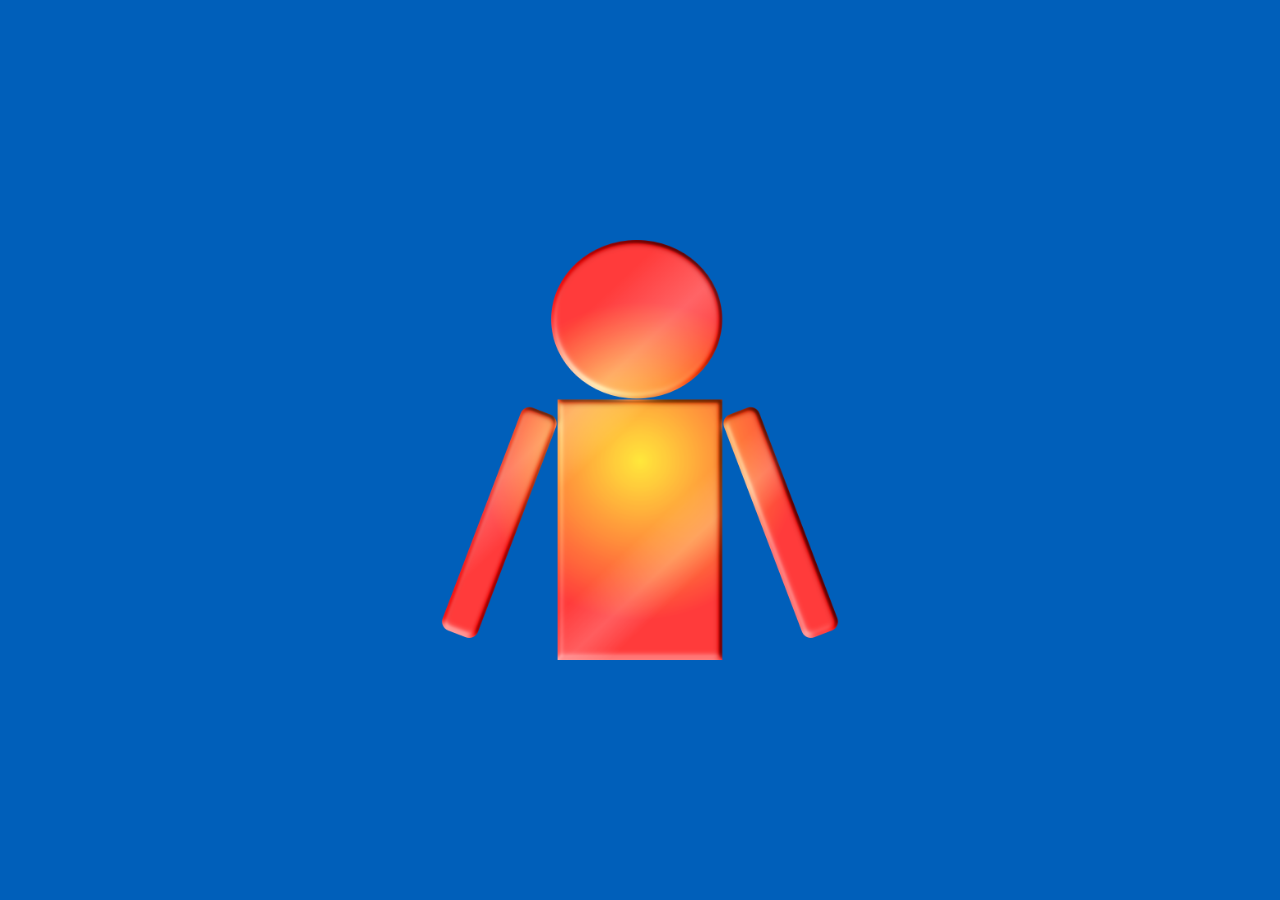
<file: index.html>
<!doctype html>
<html lang="en">
  <head>
    <meta charset="utf-8" />
    <meta name="viewport" content="width=device-width, initial-scale=1, viewport-fit=cover" />
    <meta name="theme-color" content="#005FBA" />
    <meta name="apple-mobile-web-app-capable" content="yes" />
    <meta name="apple-mobile-web-app-title" content="SST" />
    <meta name="apple-mobile-web-app-status-bar-style" content="black-translucent" />
    <title>Simple Symptom Tracker</title>
    <link rel="manifest" href="manifest.webmanifest" />
    <link rel="apple-touch-icon" href="icons/apple-touch-icon-180.png" />
    <link rel="icon" href="icons/icon-192.png" />
    <link rel="stylesheet" href="styles.css" />
  </head>
  <body>
    <section id="splash" class="splash" aria-label="Simple Symptom Tracker loading">
      <img src="assets/splash-logo.svg" alt="Simple Symptom Tracker" />
    </section>

    <div id="app" class="app is-hidden">
      <main>
        <section class="page flow-page" id="setup-choice-page">
          <div class="theme-row">
            <span>Light/Dark</span>
            <label class="switch" aria-label="Dark mode">
              <input id="setup-theme-toggle" type="checkbox" />
              <span></span>
            </label>
          </div>
          <div class="soft-section center-section">
            <p class="big-question">Would you like to do first time setup?</p>
            <div class="choice-row">
              <button class="primary" id="setup-yes" type="button">Yes</button>
              <button class="secondary" id="setup-no" type="button">No</button>
            </div>
          </div>
        </section>

        <section class="page flow-page is-hidden" id="ab-choice-page">
          <div class="theme-row"><span>Light/Dark</span><label class="switch"><input data-theme-toggle type="checkbox" /><span></span></label></div>
          <div class="soft-section center-section">
            <p class="big-question">Will you be performing an A/B test?</p>
            <p class="muted">This labels entries so you can compare two phases later.</p>
            <div class="choice-row">
              <button class="primary" id="ab-yes" type="button">Yes</button>
              <button class="secondary" id="ab-no" type="button">No</button>
            </div>
          </div>
        </section>

        <section class="page flow-page is-hidden" id="ab-config-page">
          <div class="theme-row"><span>Light/Dark</span><label class="switch"><input data-theme-toggle type="checkbox" /><span></span></label></div>
          <div class="soft-section center-section">
            <h1>A/B test duration</h1>
            <label class="field"><span>Duration</span><input id="ab-duration" inputmode="numeric" maxlength="3" value="14" /></label>
            <div class="choice-row">
              <button class="primary" id="ab-days" type="button">Days</button>
              <button class="secondary" id="ab-months" type="button">Months</button>
            </div>
            <button class="primary full-width" id="ab-config-next" type="button">Next</button>
          </div>
        </section>

        <section class="page flow-page is-hidden" id="condition-choice-page">
          <div class="theme-row"><span>Light/Dark</span><label class="switch"><input data-theme-toggle type="checkbox" /><span></span></label></div>
          <div class="soft-section center-section">
            <p class="big-question">Do you want to enter your current condition?</p>
            <div class="choice-row">
              <button class="primary" id="condition-yes" type="button">Yes</button>
              <button class="secondary" id="condition-no" type="button">No</button>
            </div>
          </div>
        </section>

        <section class="page flow-page is-hidden" id="condition-entry-page">
          <div class="theme-row"><span>Light/Dark</span><label class="switch"><input data-theme-toggle type="checkbox" /><span></span></label></div>
          <div class="soft-section center-section">
            <h1>Current condition</h1>
            <div class="slider-block">
              <label class="slider-row"><span><strong>Physical</strong><output id="setup-physical-output">5</output></span><input id="setup-physical" type="range" min="1" max="10" value="5" /></label>
              <label class="slider-row"><span><strong>Mental</strong><output id="setup-mental-output">5</output></span><input id="setup-mental" type="range" min="1" max="10" value="5" /></label>
            </div>
            <label class="field"><span>Notes (optional)</span><span class="speech-field"><textarea id="setup-condition-notes" rows="4"></textarea><button class="mic-button" data-speech-target="setup-condition-notes" type="button">Mic</button></span></label>
            <button class="primary full-width" id="condition-entry-next" type="button">Next</button>
          </div>
        </section>

        <section class="page flow-page is-hidden" id="name-page">
          <div class="theme-row"><span>Light/Dark</span><label class="switch"><input data-theme-toggle type="checkbox" /><span></span></label></div>
          <div class="soft-section center-section">
            <h1>Create your profile</h1>
            <p class="muted">We will save this profile and use it when you record.</p>
            <label class="field"><span>First name</span><span class="speech-field"><input id="first-name" autocomplete="given-name" /><button class="mic-button" data-speech-target="first-name" type="button">Mic</button></span></label>
            <label class="field"><span>Last name (optional)</span><span class="speech-field"><input id="last-name" autocomplete="family-name" /><button class="mic-button" data-speech-target="last-name" type="button">Mic</button></span></label>
            <button class="primary full-width" id="save-profile-start" type="button">Start Recording</button>
          </div>
        </section>

        <section class="page is-hidden" id="record-page">
          <header class="record-header">
            <div class="profile-lockup"><img src="assets/splash-logo.svg" alt="" aria-hidden="true" /><div><strong id="record-profile-name">Profile</strong><button class="secondary small-button" id="switch-profile" type="button">Switch</button></div></div>
            <button class="icon-button" id="settings-button" type="button" aria-label="Settings"><svg aria-hidden="true" viewBox="0 0 24 24" width="22" height="22"><circle cx="12" cy="12" r="3" fill="none" stroke="currentColor" stroke-width="2"/><path d="M19 12a7 7 0 0 0-.1-1.2l2-1.5-2-3.5-2.4 1a7 7 0 0 0-2-1.2L14.2 3h-4.4l-.3 2.6a7 7 0 0 0-2 1.2l-2.4-1-2 3.5 2 1.5A7 7 0 0 0 5 12c0 .4 0 .8.1 1.2l-2 1.5 2 3.5 2.4-1a7 7 0 0 0 2 1.2l.3 2.6h4.4l.3-2.6a7 7 0 0 0 2-1.2l2.4 1 2-3.5-2-1.5c.1-.4.1-.8.1-1.2Z" fill="none" stroke="currentColor" stroke-width="2"/></svg></button>
          </header>
          <div id="ab-status" class="phase-pill is-hidden"></div>
          <div class="segmented" role="group" aria-label="Input method"><button id="type-mode" class="is-selected" type="button">Text</button><button id="speech-mode" type="button">Speech</button></div>
          <label class="field"><span>Entry</span><textarea id="entry-text" class="main-entry" rows="8" placeholder="Type or transcribed speech appears here."></textarea></label>
          <p id="save-status" class="save-note">Not saved yet</p>
          <section class="soft-section">
            <div class="heading-row"><h1>How do you feel?</h1><button class="help-button" id="record-help" type="button" aria-label="Recording help">?</button></div>
            <div class="slider-block">
              <label class="slider-row"><span><strong>Physical</strong><output id="record-physical-output">5</output></span><input id="record-physical" type="range" min="1" max="10" value="5" /></label>
              <label class="slider-row"><span><strong>Mental</strong><output id="record-mental-output">5</output></span><input id="record-mental" type="range" min="1" max="10" value="5" /></label>
            </div>
            <button class="primary full-width" id="save-entry" type="button">Save</button>
          </section>
          <button class="secondary full-width" id="done-button" type="button">Done</button>
        </section>

        <section class="page flow-page is-hidden" id="thanks-page"><div class="soft-section center-section thank-you"><h1>Thank you</h1><p>The next time you open this app you may record again, as often or as little as necessary. Take care of yourself.</p></div></section>

        <section class="page is-hidden" id="settings-page">
          <header class="settings-header"><h1>Settings</h1><button class="icon-button" id="settings-close" type="button" aria-label="Close">X</button></header>
          <div class="settings-stack">
            <section class="soft-section"><h2>Profile</h2><label class="field"><span>Current user</span><select id="profile-select"></select></label><div class="choice-row"><button class="secondary" id="add-user" type="button">Add User</button><button class="secondary" id="switch-user-settings" type="button">Switch</button></div></section>
            <section class="soft-section"><h2>Appearance</h2><label class="toggle-row"><input id="theme-dark-toggle" type="checkbox" /><span>Dark mode</span></label><div class="color-grid"><label class="field"><span>Background</span><input data-color-var="--bg" type="color" /></label><label class="field"><span>Surface</span><input data-color-var="--surface" type="color" /></label><label class="field"><span>Text</span><input data-color-var="--text" type="color" /></label><label class="field"><span>Primary</span><input data-color-var="--primary" type="color" /></label><label class="field"><span>Border</span><input data-color-var="--border" type="color" /></label></div><label class="field"><span>Profile name</span><input id="color-profile-name" /></label><label class="field"><span>Saved color profiles</span><select id="color-profile-select"><option value="">Choose saved profile</option></select></label><div class="choice-row"><button class="secondary" id="save-color-profile" type="button">Save Colors</button><button class="secondary" id="delete-color-profile" type="button">Delete Colors</button></div></section>
            <section class="soft-section"><h2>A/B Test</h2><label class="toggle-row"><input id="settings-ab-enabled" type="checkbox" /><span>Enable A/B tracking</span></label><label class="field"><span>Duration</span><input id="settings-ab-duration" inputmode="numeric" maxlength="3" /></label><div class="choice-row"><button class="secondary" id="settings-ab-days" type="button">Days</button><button class="secondary" id="settings-ab-months" type="button">Months</button></div><button class="primary full-width" id="save-ab-settings" type="button">Save A/B Settings</button></section>
            <section class="soft-section"><h2>Data</h2><div class="settings-grid"><button class="secondary" id="export-csv" type="button">Export CSV</button><button class="danger" id="reset-records" type="button">Reset Records</button><button class="danger" id="reset-all" type="button">Reset Everything</button></div><p class="muted">All data is stored locally on this device unless you export it.</p></section>
            <button class="secondary full-width" id="about-button" type="button">About SST</button>
          </div>
        </section>
      </main>
    </div>

    <div class="modal-backdrop is-hidden" id="modal-backdrop" role="presentation"><section class="modal" role="dialog" aria-modal="true" aria-labelledby="modal-title"><div class="modal-head"><h1 id="modal-title"></h1><button class="icon-button" id="modal-close" type="button" aria-label="Close">X</button></div><div id="modal-body" class="modal-body"></div></section></div>
    <script src="app.js" defer></script>
  </body>
</html>
</file>
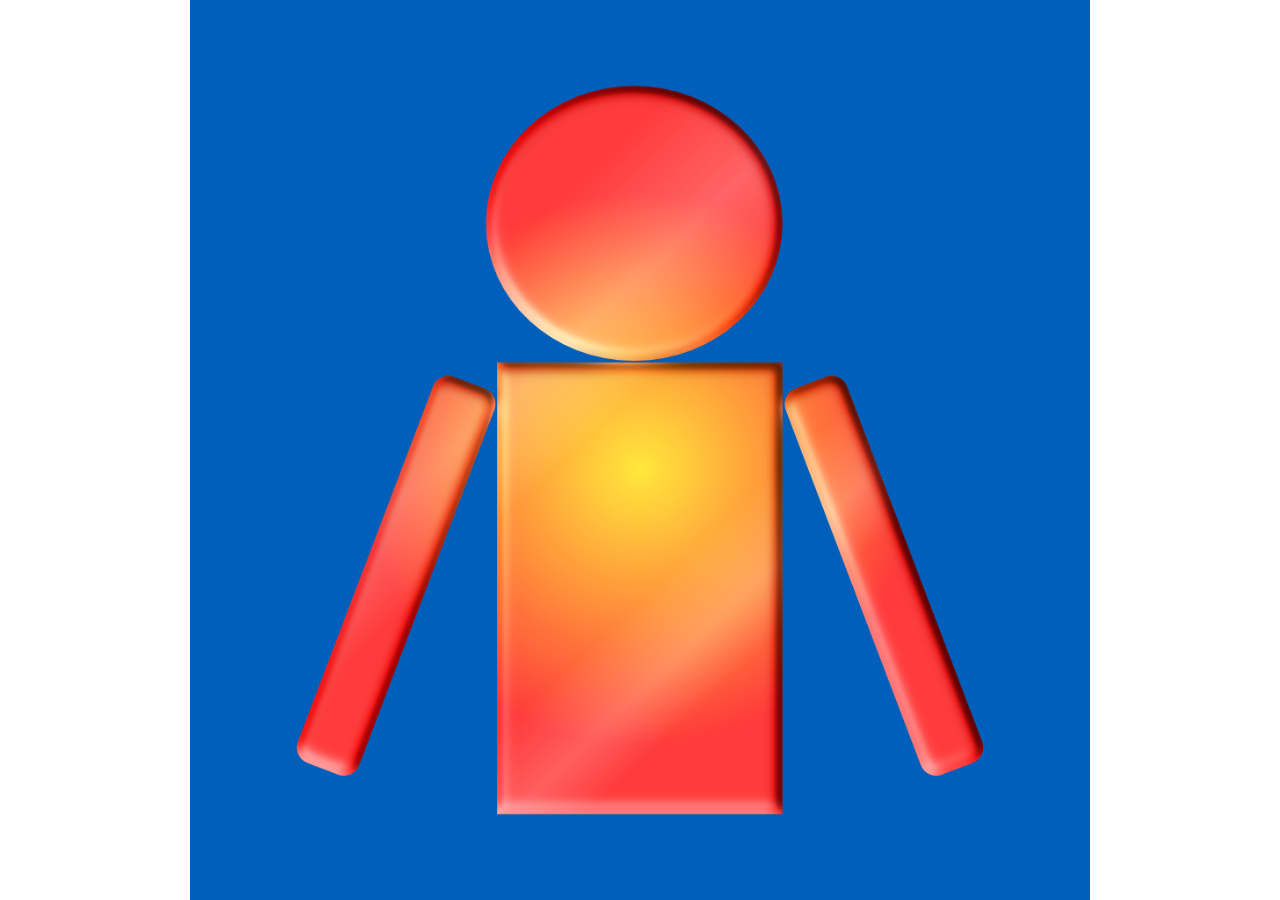
<file: assets/render-icon.html>
<!doctype html>
<html lang="en">
  <head>
    <meta charset="utf-8" />
    <meta name="viewport" content="width=device-width, initial-scale=1" />
    <title>Icon Render Source</title>
    <style>
      html,
      body {
        margin: 0;
        width: 100%;
        height: 100%;
        overflow: hidden;
        background: transparent;
      }

      img {
        display: block;
        width: 100vw;
        height: 100vh;
      }
    </style>
  </head>
  <body>
    <img src="app-icon-source.svg" alt="" />
  </body>
</html>
</file>
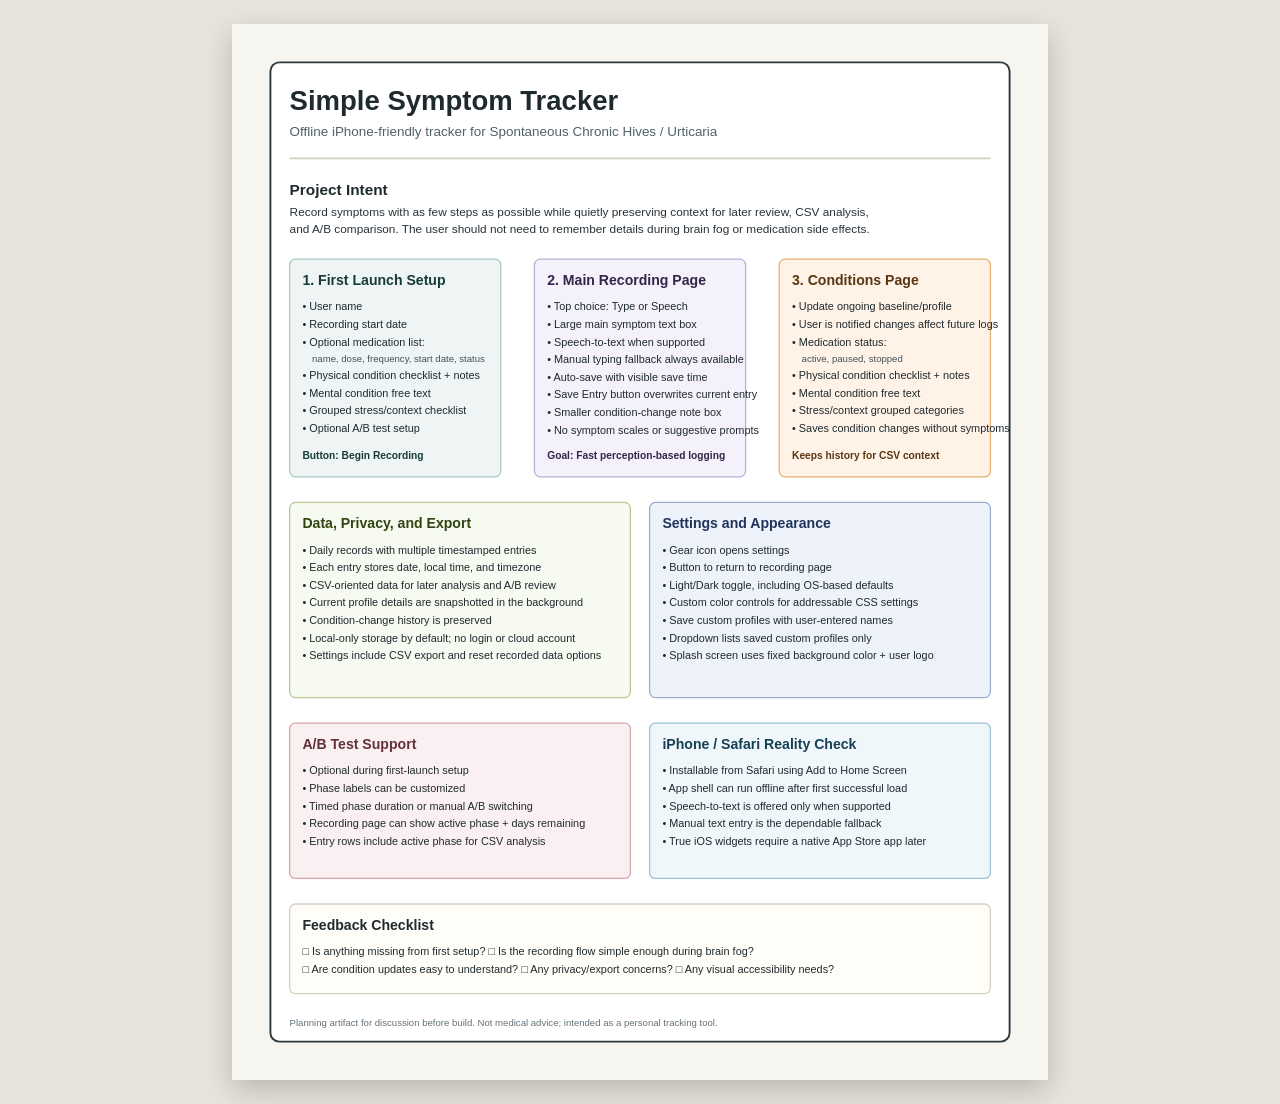
<file: planning/print-feature-list.html>
<!doctype html>
<html lang="en">
  <head>
    <meta charset="utf-8" />
    <meta name="viewport" content="width=device-width, initial-scale=1" />
    <title>Simple Symptom Tracker Feature List</title>
    <style>
      html,
      body {
        margin: 0;
        min-height: 100%;
        background: #e7e4dc;
        font-family: Arial, Helvetica, sans-serif;
      }

      body {
        display: grid;
        place-items: center;
        padding: 24px;
      }

      img {
        width: min(100%, 8.5in);
        height: auto;
        background: white;
        box-shadow: 0 10px 28px rgba(0, 0, 0, 0.2);
      }

      @page {
        size: letter portrait;
        margin: 0;
      }

      @media print {
        body {
          display: block;
          padding: 0;
          background: white;
        }

        img {
          width: 8.5in;
          height: 11in;
          box-shadow: none;
          display: block;
        }
      }
    </style>
  </head>
  <body>
    <img src="urticaria-tracker-feature-list.svg" alt="Simple Symptom Tracker feature list" />
  </body>
</html>
</file>
<file: styles.css>
:root {
  --bg: #005fba;
  --surface: #ffffff;
  --soft: rgba(255, 255, 255, 0.78);
  --text: #17232b;
  --muted: #526872;
  --primary: #005fba;
  --primary-text: #ffffff;
  --border: #9bc7ec;
  --input: #f3f9ff;
  --danger: #b3261e;
}
html[data-theme="dark"] {
  --bg: #00386e;
  --surface: #102536;
  --soft: rgba(16, 37, 54, 0.82);
  --text: #eff7ff;
  --muted: #b9cbd8;
  --primary: #66b5ff;
  --primary-text: #081117;
  --border: #47759b;
  --input: #0a1c2b;
}
* { box-sizing: border-box; }
html { min-height: 100%; font-size: 14pt; }
body { margin: 0; min-height: 100vh; background: var(--bg); color: var(--text); font-family: Arial, Helvetica, sans-serif; }
button, input, select, textarea { font: inherit; }
button { min-height: 46px; padding: 10px 14px; border: 0; border-radius: 10px; font-weight: 800; }
input, select, textarea { width: 100%; min-height: 48px; padding: 10px 12px; color: var(--text); background: var(--input); border: 1px solid var(--border); border-radius: 10px; }
textarea { resize: vertical; line-height: 1.45; }
h1, h2, p { margin: 0; }
h1 { font-size: 1.45rem; line-height: 1.16; }
h2 { font-size: 1.12rem; }
.is-hidden { display: none !important; }
.splash { position: fixed; inset: 0; z-index: 10; display: grid; place-items: center; background: #005fba; }
.splash img { width: 75vw; max-width: 420px; height: auto; }
.app { width: min(100%, 720px); min-height: 100vh; margin: 0 auto; padding: max(18px, env(safe-area-inset-top)) 16px max(24px, env(safe-area-inset-bottom)); }
.page { min-height: calc(100vh - 42px); }
.flow-page { display: flex; flex-direction: column; gap: 18px; justify-content: center; }
.theme-row { position: absolute; top: max(16px, env(safe-area-inset-top)); right: 16px; display: flex; align-items: center; gap: 10px; color: #ffffff; font-size: 0.85rem; font-weight: 800; }
.switch { display: block; width: 54px; height: 30px; padding: 3px; background: rgba(255, 255, 255, 0.35); border-radius: 999px; }
.switch input { position: absolute; opacity: 0; pointer-events: none; }
.switch span { display: block; width: 24px; height: 24px; background: #ffffff; border-radius: 50%; transition: transform 0.15s ease; }
.switch input:checked + span { transform: translateX(24px); background: #ffe65c; }
.soft-section { display: grid; gap: 16px; padding: 18px; background: var(--soft); border: 1px solid var(--border); border-radius: 12px; }
.center-section { margin: auto 0; }
.big-question { font-size: 1.55rem; line-height: 1.14; font-weight: 800; }
.muted { color: var(--muted); line-height: 1.45; }
.choice-row, .settings-grid { display: grid; grid-template-columns: 1fr 1fr; gap: 10px; }
.color-grid { display: grid; grid-template-columns: repeat(auto-fit, minmax(120px, 1fr)); gap: 10px; }
.color-grid input { padding: 4px; }
.primary { color: var(--primary-text); background: var(--primary); }
.secondary { color: var(--text); background: var(--surface); border: 1px solid var(--border); }
.danger { color: #ffffff; background: var(--danger); }
.full-width { width: 100%; }
.small-button { min-height: 34px; margin-top: 6px; padding: 6px 10px; font-size: 0.85rem; }
.field { display: grid; gap: 8px; font-weight: 800; }
.field > span:first-child { font-weight: 800; }
.speech-field { display: grid; grid-template-columns: minmax(0, 1fr) 58px; gap: 10px; }
.mic-button { min-height: 48px; padding: 0; color: var(--primary-text); background: var(--primary); }
.slider-block { display: grid; gap: 16px; }
.slider-row { display: grid; gap: 8px; }
.slider-row > span { display: flex; justify-content: space-between; }
input[type="range"] { min-height: auto; padding: 0; accent-color: var(--primary); }
.record-header, .settings-header, .heading-row { display: flex; align-items: center; justify-content: space-between; gap: 12px; }
.record-header { margin-bottom: 18px; color: #ffffff; }
.profile-lockup { display: flex; align-items: center; gap: 10px; min-width: 0; }
.profile-lockup img { width: 52px; height: 52px; flex: 0 0 auto; }
.profile-lockup strong { display: block; font-size: 1.3rem; line-height: 1.1; }
.icon-button { display: grid; place-items: center; width: 46px; min-width: 46px; padding: 0; color: var(--text); background: var(--surface); border: 1px solid var(--border); font-size: 0.75rem; }
.phase-pill { margin-bottom: 14px; padding: 10px 12px; color: #17232b; background: #ffe65c; border-radius: 10px; font-weight: 800; }
.segmented { display: grid; grid-template-columns: 1fr 1fr; gap: 8px; margin-bottom: 14px; padding: 6px; background: rgba(255, 255, 255, 0.38); border-radius: 12px; }
.segmented button { color: var(--text); background: var(--surface); border: 1px solid var(--border); }
.segmented .is-selected { color: var(--primary-text); background: var(--primary); }
.main-entry { min-height: 190px; }
.save-note { min-height: 24px; margin: 8px 0 16px; color: #ffffff; font-size: 0.85rem; font-weight: 800; }
.help-button { display: grid; place-items: center; width: 38px; min-width: 38px; min-height: 38px; padding: 0; color: var(--primary); background: #ffffff; border: 2px solid var(--primary); border-radius: 999px; }
.thank-you { text-align: center; }
.thank-you h1 { font-size: 2.2rem; }
.settings-header { margin-bottom: 18px; color: #ffffff; }
.settings-stack { display: grid; gap: 14px; }
.toggle-row { display: flex; align-items: center; gap: 10px; font-weight: 800; }
.toggle-row input { width: auto; min-height: auto; }
.modal-backdrop { position: fixed; inset: 0; z-index: 20; display: grid; place-items: center; padding: 18px; background: rgba(0, 21, 41, 0.64); }
.modal { width: min(100%, 640px); max-height: min(82vh, 760px); overflow: auto; color: var(--text); background: var(--surface); border: 1px solid var(--border); border-radius: 10px; padding: 18px; }
.modal-head { display: flex; align-items: center; justify-content: space-between; gap: 12px; margin-bottom: 14px; }
.modal-body { display: grid; gap: 12px; line-height: 1.5; }
@media (max-width: 520px) {
  html { font-size: 14pt; }
  .app { padding-left: 14px; padding-right: 14px; }
  .choice-row, .settings-grid { grid-template-columns: 1fr; }
}
</file>
